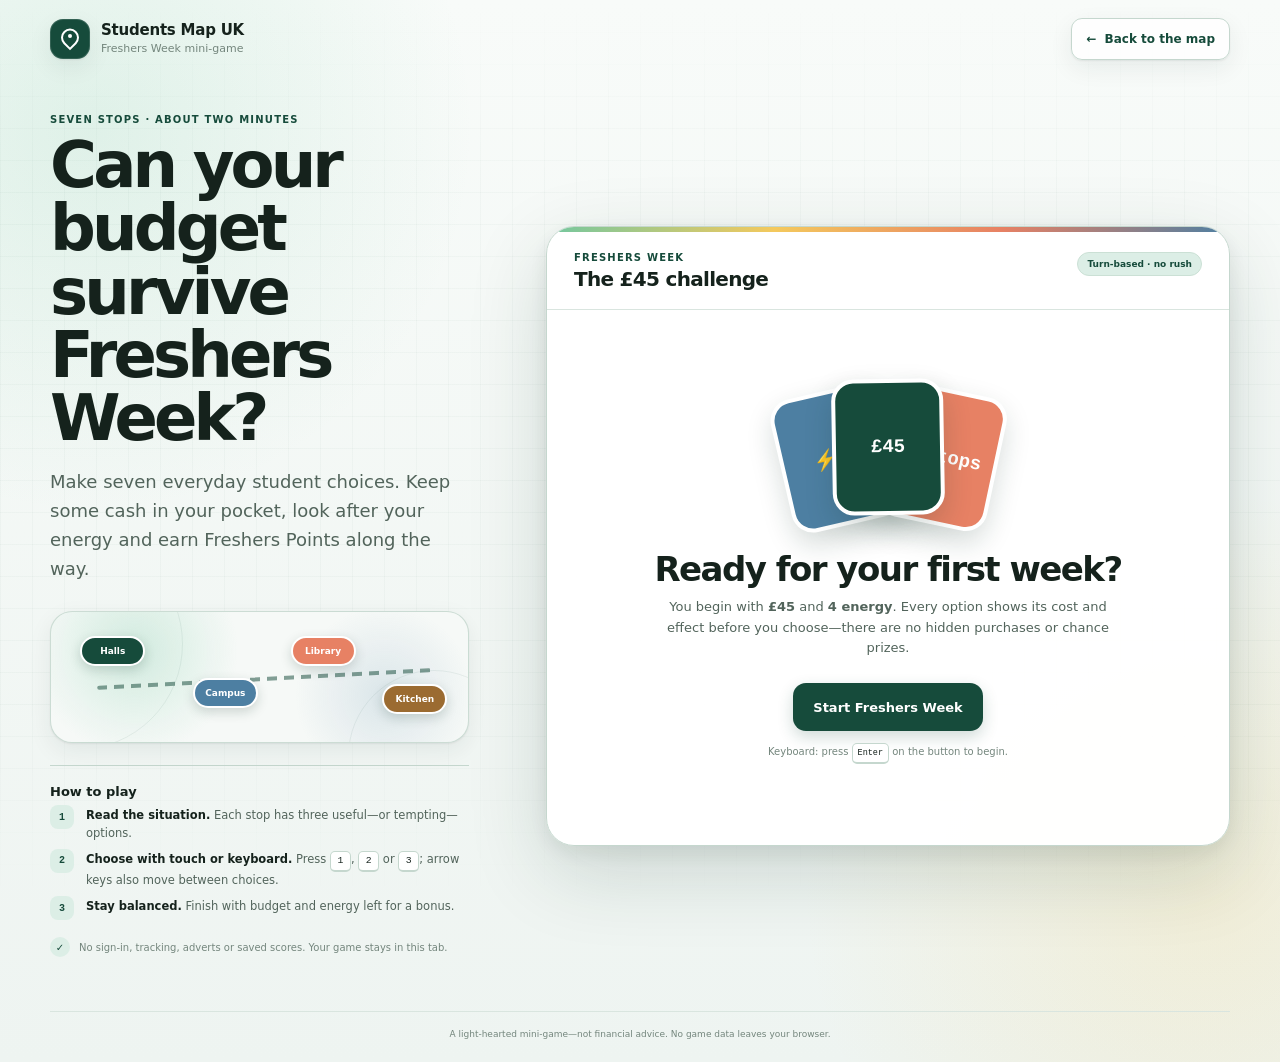
<file: web/game.html>
<!doctype html>
<html lang="en-GB">
<head>
  <meta charset="utf-8">
  <meta name="viewport" content="width=device-width, initial-scale=1">
  <meta name="theme-color" content="#f3f7f4">
  <meta name="description" content="Freshers Week: a quick, accessible student-life budget game from Students Map UK.">
  <title>Freshers Week — Students Map UK</title>
  <link rel="icon" href="favicon.svg" type="image/svg+xml">
  <link rel="stylesheet" href="game.css">
  <script defer src="game.js"></script>
</head>
<body>
  <a class="skip-link" href="#game">Skip to the game</a>

  <header class="site-header">
    <a class="brand" href="index.html" aria-label="Students Map UK home">
      <span class="brand-mark" aria-hidden="true"><span></span></span>
      <span class="brand-copy">
        <strong>Students Map UK</strong>
        <small>Freshers Week mini-game</small>
      </span>
    </a>
    <a class="back-link" href="index.html">
      <span aria-hidden="true">←</span>
      Back to the map
    </a>
  </header>

  <main class="page-shell">
    <section class="intro" aria-labelledby="page-title">
      <p class="eyebrow">Seven stops · about two minutes</p>
      <h1 id="page-title">Can your budget survive Freshers Week?</h1>
      <p class="lede">Make seven everyday student choices. Keep some cash in your pocket, look after your energy and earn Freshers Points along the way.</p>

      <div class="week-map" aria-hidden="true">
        <span class="route-line"></span>
        <span class="route-stop route-stop-a">Halls</span>
        <span class="route-stop route-stop-b">Campus</span>
        <span class="route-stop route-stop-c">Library</span>
        <span class="route-stop route-stop-d">Kitchen</span>
      </div>

      <div class="how-to-play">
        <h2>How to play</h2>
        <ol>
          <li><span>1</span><p><strong>Read the situation.</strong> Each stop has three useful—or tempting—options.</p></li>
          <li><span>2</span><p><strong>Choose with touch or keyboard.</strong> Press <kbd>1</kbd>, <kbd>2</kbd> or <kbd>3</kbd>; arrow keys also move between choices.</p></li>
          <li><span>3</span><p><strong>Stay balanced.</strong> Finish with budget and energy left for a bonus.</p></li>
        </ol>
      </div>

      <div class="privacy-note">
        <span aria-hidden="true">✓</span>
        <p>No sign-in, tracking, adverts or saved scores. Your game stays in this tab.</p>
      </div>
    </section>

    <section class="game-frame" id="game" aria-labelledby="game-title">
      <div class="game-topline">
        <div>
          <p class="game-kicker">Freshers Week</p>
          <h2 id="game-title">The £45 challenge</h2>
        </div>
        <span class="game-badge">Turn-based · no rush</span>
      </div>

      <section class="start-screen" id="start-screen">
        <div class="starter-pack" aria-hidden="true">
          <span class="pack-card pack-card-one">£45</span>
          <span class="pack-card pack-card-two">⚡ 4</span>
          <span class="pack-card pack-card-three">7 stops</span>
        </div>
        <h3>Ready for your first week?</h3>
        <p>You begin with <strong>£45</strong> and <strong>4 energy</strong>. Every option shows its cost and effect before you choose—there are no hidden purchases or chance prizes.</p>
        <button class="primary-button" id="start-button" type="button">Start Freshers Week</button>
        <p class="shortcut-hint">Keyboard: press <kbd>Enter</kbd> on the button to begin.</p>
      </section>

      <section class="play-screen" id="play-screen" hidden>
        <div class="stats" aria-label="Current game statistics">
          <div class="stat stat-budget">
            <span class="stat-icon" aria-hidden="true">£</span>
            <span><small>Budget</small><strong id="budget-value">£45</strong></span>
          </div>
          <div class="stat stat-energy">
            <span class="stat-icon" aria-hidden="true">⚡</span>
            <span><small>Energy</small><strong id="energy-value">4 / 6</strong></span>
          </div>
          <div class="stat stat-score">
            <span class="stat-icon" aria-hidden="true">★</span>
            <span><small>Freshers Points</small><strong id="score-value">0</strong></span>
          </div>
        </div>

        <div class="progress-wrap">
          <div class="progress-copy">
            <span id="progress-label">Stop 1 of 7</span>
            <span id="progress-percent">14%</span>
          </div>
          <div class="progress-track" role="progressbar" aria-labelledby="progress-label" aria-valuemin="0" aria-valuemax="7" aria-valuenow="1" id="progress-track">
            <span id="progress-fill"></span>
          </div>
          <ol class="progress-stops" id="progress-stops" aria-label="Freshers Week progress"></ol>
        </div>

        <article class="situation-card" id="situation-card">
          <div class="situation-meta">
            <span id="situation-place">Arrival day</span>
            <span id="situation-day">Monday</span>
          </div>
          <h3 id="situation-title" tabindex="-1">From station to halls</h3>
          <p id="situation-text"></p>

          <fieldset class="choices" id="choices-fieldset">
            <legend class="sr-only">Choose one option</legend>
            <div class="choice-list" id="choice-list"></div>
          </fieldset>

          <div class="feedback" id="feedback" role="status" aria-live="polite" hidden></div>
          <button class="continue-button" id="continue-button" type="button" hidden>Continue to the next stop <span aria-hidden="true">→</span></button>
        </article>

        <p class="controls-note"><strong>Keys:</strong> <kbd>1</kbd>–<kbd>3</kbd> choose · <kbd>←</kbd><kbd>→</kbd> move · <kbd>Enter</kbd> activate</p>
      </section>

      <section class="end-screen" id="end-screen" hidden aria-labelledby="result-title">
        <div class="result-burst" aria-hidden="true"><span>★</span></div>
        <p class="result-label">Week complete</p>
        <h3 id="result-title" tabindex="-1">Freshers Week finished!</h3>
        <p class="result-rank" id="result-rank"></p>

        <div class="final-score">
          <span>Final score</span>
          <strong id="final-score-value">0</strong>
          <small id="bonus-copy"></small>
        </div>

        <div class="final-stats">
          <div><small>Money left</small><strong id="final-budget">£0</strong></div>
          <div><small>Energy left</small><strong id="final-energy">0 / 6</strong></div>
          <div><small>Smart moves</small><strong id="final-moves">0</strong></div>
        </div>

        <div class="achievement-list" id="achievement-list" aria-label="Achievements"></div>

        <div class="end-actions">
          <button class="primary-button" id="restart-button" type="button">Play another week</button>
          <a class="secondary-link" href="index.html">Back to Students Map UK</a>
        </div>
        <p class="shortcut-hint">Press <kbd>R</kbd> to play again.</p>
      </section>
    </section>
  </main>

  <footer class="site-footer">
    <p>A light-hearted mini-game—not financial advice. No game data leaves your browser.</p>
  </footer>

  <noscript><div class="noscript">This mini-game needs JavaScript. You can still <a href="index.html">return to Students Map UK</a>.</div></noscript>
</body>
</html>
</file>
<file: web/game.css>
:root {
  color-scheme: light;
  --canvas: #eef4f1;
  --surface: #ffffff;
  --surface-soft: #f6f9f7;
  --surface-strong: #e4eee9;
  --ink: #15221c;
  --ink-soft: #52645b;
  --ink-faint: #74867d;
  --line: #d9e5df;
  --line-strong: #c5d7ce;
  --brand: #164b3b;
  --brand-deep: #0d362a;
  --brand-light: #dceee6;
  --mint: #72c7a0;
  --yellow: #f4c95d;
  --yellow-soft: #fff5d8;
  --coral: #e78164;
  --blue: #4d7fa2;
  --focus: #0876d1;
  --danger: #a34438;
  --shadow-sm: 0 1px 2px rgba(15, 48, 37, .07), 0 8px 24px rgba(15, 48, 37, .07);
  --shadow-lg: 0 26px 80px rgba(15, 48, 37, .16), 0 7px 22px rgba(15, 48, 37, .08);
  --sans: Inter, ui-sans-serif, system-ui, -apple-system, BlinkMacSystemFont, "Segoe UI", sans-serif;
  --mono: "SFMono-Regular", Consolas, "Liberation Mono", Menlo, monospace;
}

* { box-sizing: border-box; }

html { min-height: 100%; }

body {
  min-height: 100vh;
  min-height: 100dvh;
  margin: 0;
  background:
    radial-gradient(circle at 7% 12%, rgba(114, 199, 160, .18), transparent 24rem),
    radial-gradient(circle at 94% 84%, rgba(244, 201, 93, .18), transparent 25rem),
    linear-gradient(180deg, #f8fbf9 0, var(--canvas) 100%);
  color: var(--ink);
  font-family: var(--sans);
  -webkit-font-smoothing: antialiased;
  text-rendering: optimizeLegibility;
}

body::before {
  position: fixed;
  inset: 0;
  z-index: -1;
  background-image:
    linear-gradient(rgba(22, 75, 59, .026) 1px, transparent 1px),
    linear-gradient(90deg, rgba(22, 75, 59, .026) 1px, transparent 1px);
  background-size: 32px 32px;
  content: "";
  mask-image: linear-gradient(to bottom, transparent, #000 20%, #000 78%, transparent);
}

button, a { font: inherit; }
button { color: inherit; }
a { color: var(--brand); }

[hidden] { display: none !important; }

.sr-only {
  position: absolute !important;
  width: 1px !important;
  height: 1px !important;
  padding: 0 !important;
  margin: -1px !important;
  overflow: hidden !important;
  clip: rect(0, 0, 0, 0) !important;
  white-space: nowrap !important;
  border: 0 !important;
}

.skip-link {
  position: fixed;
  left: 18px;
  top: -80px;
  z-index: 100;
  border-radius: 9px;
  background: var(--ink);
  color: #fff;
  padding: 11px 15px;
  font-weight: 750;
  text-decoration: none;
  transition: top .15s ease;
}

.skip-link:focus { top: 14px; }

.site-header {
  display: flex;
  align-items: center;
  justify-content: space-between;
  gap: 20px;
  width: min(1180px, calc(100% - 40px));
  min-height: 78px;
  margin: 0 auto;
  padding: 12px 0;
}

.brand {
  display: inline-flex;
  align-items: center;
  gap: 11px;
  width: fit-content;
  color: var(--ink);
  text-decoration: none;
}

.brand-mark {
  position: relative;
  display: inline-grid;
  place-items: center;
  width: 40px;
  height: 40px;
  border-radius: 13px;
  background: var(--brand);
  box-shadow: inset 0 0 0 1px rgba(255, 255, 255, .13), var(--shadow-sm);
}

.brand-mark::before {
  width: 14px;
  height: 14px;
  border: 2px solid #fff;
  border-radius: 50% 50% 50% 0;
  content: "";
  transform: rotate(-45deg) translate(1px, -1px);
}

.brand-mark span {
  position: absolute;
  width: 4px;
  height: 4px;
  border-radius: 50%;
  background: #fff;
  transform: translateY(-3px);
}

.brand-copy { display: flex; flex-direction: column; line-height: 1.12; }
.brand-copy strong { font-size: 15px; letter-spacing: -.015em; }
.brand-copy small { margin-top: 4px; color: var(--ink-faint); font-size: 11px; }

.back-link {
  display: inline-flex;
  align-items: center;
  gap: 8px;
  min-height: 42px;
  border: 1px solid var(--line-strong);
  border-radius: 11px;
  background: rgba(255, 255, 255, .8);
  padding: 0 14px;
  font-size: 12px;
  font-weight: 750;
  text-decoration: none;
  box-shadow: var(--shadow-sm);
}

.back-link:hover { background: var(--surface); border-color: #a8c4b6; }

.page-shell {
  display: grid;
  grid-template-columns: minmax(280px, .76fr) minmax(520px, 1.24fr);
  align-items: center;
  gap: clamp(34px, 6vw, 82px);
  width: min(1180px, calc(100% - 40px));
  min-height: calc(100dvh - 136px);
  margin: 0 auto;
  padding: 36px 0 54px;
}

.intro { min-width: 0; }

.eyebrow, .game-kicker, .result-label {
  margin: 0;
  color: var(--brand);
  font-size: 10px;
  font-weight: 850;
  letter-spacing: .12em;
  text-transform: uppercase;
}

.intro h1 {
  max-width: 610px;
  margin: 9px 0 16px;
  font-size: clamp(38px, 5vw, 68px);
  line-height: .99;
  letter-spacing: -.06em;
}

.lede {
  max-width: 590px;
  margin: 0;
  color: var(--ink-soft);
  font-size: clamp(15px, 1.5vw, 18px);
  line-height: 1.62;
}

.week-map {
  position: relative;
  height: 132px;
  max-width: 530px;
  margin: 28px 0 22px;
  overflow: hidden;
  border: 1px solid rgba(197, 215, 206, .85);
  border-radius: 22px;
  background:
    radial-gradient(circle at 20% 30%, rgba(114, 199, 160, .28), transparent 30%),
    radial-gradient(circle at 80% 64%, rgba(77, 127, 162, .16), transparent 26%),
    var(--surface-soft);
  box-shadow: var(--shadow-sm);
}

.week-map::before,
.week-map::after {
  position: absolute;
  border: 1px solid rgba(22, 75, 59, .07);
  border-radius: 50%;
  content: "";
}

.week-map::before { width: 210px; height: 210px; left: -80px; top: -74px; }
.week-map::after { width: 170px; height: 170px; right: -52px; bottom: -100px; }

.route-line {
  position: absolute;
  left: 11%;
  right: 9%;
  top: 65px;
  height: 4px;
  border-radius: 99px;
  background: repeating-linear-gradient(90deg, var(--brand) 0 10px, transparent 10px 17px);
  opacity: .52;
  transform: rotate(-3deg);
}

.route-stop {
  position: absolute;
  display: grid;
  place-items: center;
  min-width: 65px;
  height: 30px;
  border: 2px solid #fff;
  border-radius: 999px;
  background: var(--brand);
  color: #fff;
  font-size: 9px;
  font-weight: 800;
  box-shadow: 0 4px 12px rgba(15, 48, 37, .18);
}

.route-stop-a { left: 7%; top: 24px; }
.route-stop-b { left: 34%; top: 66px; background: var(--blue); }
.route-stop-c { right: 27%; top: 24px; background: var(--coral); }
.route-stop-d { right: 5%; top: 72px; background: #9b6b31; }

.how-to-play {
  max-width: 560px;
  border-top: 1px solid var(--line-strong);
  padding-top: 18px;
}

.how-to-play h2 { margin: 0 0 6px; font-size: 13px; }
.how-to-play ol { display: grid; gap: 5px; margin: 0; padding: 0; list-style: none; }
.how-to-play li { display: grid; grid-template-columns: 27px 1fr; gap: 9px; align-items: start; }
.how-to-play li > span {
  display: grid;
  place-items: center;
  width: 24px;
  height: 24px;
  border-radius: 8px;
  background: var(--brand-light);
  color: var(--brand);
  font-family: var(--mono);
  font-size: 10px;
  font-weight: 800;
}
.how-to-play p { margin: 2px 0; color: var(--ink-soft); font-size: 11.5px; line-height: 1.5; }
.how-to-play strong { color: var(--ink); }

kbd {
  display: inline-grid;
  min-width: 21px;
  min-height: 21px;
  place-items: center;
  border: 1px solid var(--line-strong);
  border-bottom-width: 2px;
  border-radius: 5px;
  background: var(--surface);
  color: var(--ink);
  padding: 1px 5px;
  font-family: var(--mono);
  font-size: .85em;
  line-height: 1;
}

.privacy-note {
  display: flex;
  align-items: center;
  gap: 9px;
  max-width: 560px;
  margin-top: 17px;
  color: var(--ink-faint);
  font-size: 10px;
}

.privacy-note span {
  display: grid;
  flex: 0 0 auto;
  width: 20px;
  height: 20px;
  place-items: center;
  border-radius: 50%;
  background: var(--brand-light);
  color: var(--brand);
  font-weight: 900;
}

.privacy-note p { margin: 0; }

.game-frame {
  position: relative;
  width: 100%;
  min-height: 620px;
  overflow: hidden;
  border: 1px solid var(--line-strong);
  border-radius: 28px;
  background: rgba(255, 255, 255, .96);
  box-shadow: var(--shadow-lg);
}

.game-frame::before {
  position: absolute;
  inset: 0 0 auto;
  height: 5px;
  background: linear-gradient(90deg, var(--mint), var(--yellow), var(--coral), var(--blue));
  content: "";
}

.game-topline {
  display: flex;
  align-items: flex-start;
  justify-content: space-between;
  gap: 16px;
  border-bottom: 1px solid var(--line);
  padding: 25px 27px 18px;
}

.game-topline h2 { margin: 4px 0 0; font-size: 20px; letter-spacing: -.035em; }

.game-badge {
  border: 1px solid #cbe0d5;
  border-radius: 999px;
  background: var(--brand-light);
  color: var(--brand);
  padding: 6px 9px;
  font-size: 9px;
  font-weight: 800;
  white-space: nowrap;
}

.start-screen,
.end-screen {
  display: flex;
  min-height: 520px;
  flex-direction: column;
  align-items: center;
  justify-content: center;
  padding: 42px 32px 38px;
  text-align: center;
}

.starter-pack {
  position: relative;
  width: 220px;
  height: 146px;
  margin-bottom: 12px;
}

.pack-card {
  position: absolute;
  display: grid;
  width: 112px;
  height: 136px;
  place-items: center;
  border: 4px solid var(--surface);
  border-radius: 22px;
  color: #fff;
  font-family: var(--mono);
  font-size: 19px;
  font-weight: 800;
  box-shadow: 0 12px 28px rgba(15, 48, 37, .18);
}

.pack-card-one { left: 54px; z-index: 3; background: var(--brand); transform: rotate(-1deg); }
.pack-card-two { left: 2px; top: 11px; z-index: 1; background: var(--blue); transform: rotate(-13deg); }
.pack-card-three { right: 0; top: 10px; z-index: 2; background: var(--coral); transform: rotate(12deg); }

.start-screen h3,
.end-screen h3 { margin: 12px 0 8px; font-size: clamp(25px, 3vw, 34px); letter-spacing: -.045em; }
.start-screen > p { max-width: 470px; margin: 0; color: var(--ink-soft); font-size: 13px; line-height: 1.6; }

.primary-button,
.continue-button {
  min-height: 48px;
  border: 0;
  border-radius: 13px;
  background: var(--brand);
  color: #fff;
  padding: 0 20px;
  cursor: pointer;
  font-size: 13px;
  font-weight: 800;
  box-shadow: 0 6px 16px rgba(22, 75, 59, .2);
  transition: transform .16s ease, background .16s ease, box-shadow .16s ease;
}

.start-screen .primary-button { margin-top: 24px; }
.primary-button:hover, .continue-button:hover { background: var(--brand-deep); transform: translateY(-1px); box-shadow: 0 9px 20px rgba(22, 75, 59, .24); }
.primary-button:active, .continue-button:active { transform: translateY(1px); }

.shortcut-hint { margin-top: 12px !important; color: var(--ink-faint) !important; font-size: 10px !important; }

.play-screen { padding: 19px 25px 25px; }

.stats {
  display: grid;
  grid-template-columns: repeat(3, 1fr);
  gap: 8px;
}

.stat {
  display: flex;
  align-items: center;
  gap: 9px;
  min-width: 0;
  border: 1px solid var(--line);
  border-radius: 13px;
  background: var(--surface-soft);
  padding: 10px;
}

.stat-icon {
  display: grid;
  flex: 0 0 auto;
  width: 31px;
  height: 31px;
  place-items: center;
  border-radius: 9px;
  background: var(--brand-light);
  color: var(--brand);
  font-family: var(--mono);
  font-size: 14px;
  font-weight: 900;
}

.stat-energy .stat-icon { background: var(--yellow-soft); color: #8a6100; }
.stat-score .stat-icon { background: #e3edf5; color: #2e6388; }
.stat span:last-child { min-width: 0; }
.stat small { display: block; overflow: hidden; color: var(--ink-faint); font-size: 8px; font-weight: 750; letter-spacing: .05em; text-overflow: ellipsis; text-transform: uppercase; white-space: nowrap; }
.stat strong { display: block; margin-top: 2px; font-family: var(--mono); font-size: 14px; font-variant-numeric: tabular-nums; }

.progress-wrap { margin: 16px 2px 18px; }
.progress-copy { display: flex; justify-content: space-between; margin-bottom: 6px; color: var(--ink-soft); font-size: 9px; font-weight: 750; }
.progress-track { height: 7px; overflow: hidden; border-radius: 99px; background: var(--surface-strong); }
.progress-track > span { display: block; width: 14.285%; height: 100%; border-radius: inherit; background: linear-gradient(90deg, var(--brand), var(--mint)); transition: width .35s ease; }
.progress-stops { display: flex; justify-content: space-between; margin: 6px 0 0; padding: 0; list-style: none; }
.progress-stops li { width: 8px; height: 8px; border: 2px solid var(--surface); border-radius: 50%; background: var(--line-strong); box-shadow: 0 0 0 1px var(--line); }
.progress-stops li.is-complete { background: var(--brand); }
.progress-stops li.is-current { background: var(--yellow); box-shadow: 0 0 0 2px rgba(244, 201, 93, .28); }

.situation-card {
  border: 1px solid var(--line-strong);
  border-radius: 20px;
  background: var(--surface);
  padding: 20px;
  box-shadow: var(--shadow-sm);
  animation: card-in .28s ease both;
}

@keyframes card-in {
  from { opacity: 0; transform: translateY(7px); }
  to { opacity: 1; transform: translateY(0); }
}

.situation-meta { display: flex; align-items: center; justify-content: space-between; gap: 12px; color: var(--brand); font-size: 9px; font-weight: 800; letter-spacing: .07em; text-transform: uppercase; }
.situation-meta span:last-child { color: var(--ink-faint); }
.situation-card h3 { margin: 7px 0 6px; font-size: 22px; line-height: 1.14; letter-spacing: -.038em; }
.situation-card > p { margin: 0; color: var(--ink-soft); font-size: 11.5px; line-height: 1.55; }

.choices { min-width: 0; margin: 16px 0 0; padding: 0; border: 0; }
.choice-list { display: grid; gap: 8px; }

.choice-button {
  display: grid;
  grid-template-columns: 31px minmax(0, 1fr) auto;
  align-items: center;
  gap: 10px;
  width: 100%;
  min-height: 61px;
  border: 1px solid var(--line);
  border-radius: 13px;
  background: var(--surface-soft);
  padding: 8px 10px;
  color: var(--ink);
  cursor: pointer;
  text-align: left;
  transition: border-color .14s ease, background .14s ease, transform .14s ease;
}

.choice-button:hover { border-color: #9ebead; background: #f0f7f3; transform: translateX(2px); }
.choice-button[aria-disabled="true"] { border-style: dashed; opacity: .57; }
.choice-button.is-chosen { border-color: var(--brand); background: var(--brand-light); }
.choice-key { display: grid; width: 29px; height: 29px; place-items: center; border: 1px solid var(--line-strong); border-radius: 8px; background: var(--surface); color: var(--brand); font-family: var(--mono); font-size: 11px; font-weight: 850; box-shadow: 0 2px 0 var(--line-strong); }
.choice-copy { min-width: 0; }
.choice-copy strong { display: block; font-size: 11.5px; }
.choice-copy small { display: block; margin-top: 3px; overflow: hidden; color: var(--ink-soft); font-size: 9px; line-height: 1.35; text-overflow: ellipsis; white-space: nowrap; }
.choice-effects { display: flex; flex-wrap: wrap; justify-content: flex-end; gap: 4px; max-width: 150px; }
.effect { border-radius: 999px; background: var(--surface); color: var(--ink-soft); padding: 4px 6px; font-family: var(--mono); font-size: 7.5px; font-weight: 750; white-space: nowrap; }
.effect-good { background: #dff2e8; color: #176043; }
.effect-cost { background: #fff0e8; color: #8a452c; }

.feedback {
  margin-top: 12px;
  border: 1px solid #c7dfd3;
  border-radius: 12px;
  background: #edf8f2;
  color: #255744;
  padding: 10px 12px;
  font-size: 10.5px;
  line-height: 1.45;
}

.feedback.is-warning { border-color: #ecd5a1; background: var(--yellow-soft); color: #714e0b; }

.continue-button { display: flex; align-items: center; justify-content: center; gap: 8px; width: 100%; margin-top: 10px; min-height: 44px; font-size: 11px; }
.continue-button span { font-size: 16px; }
.controls-note { margin: 12px 0 0; color: var(--ink-faint); font-size: 9px; text-align: center; }

.result-burst {
  position: relative;
  display: grid;
  width: 92px;
  height: 92px;
  place-items: center;
  margin-bottom: 11px;
  border-radius: 50%;
  background: var(--yellow-soft);
  color: #8c6407;
  font-size: 34px;
  box-shadow: 0 0 0 12px rgba(244, 201, 93, .16);
  animation: result-pop .38s ease both;
}

.result-burst::before,
.result-burst::after { position: absolute; color: var(--coral); content: "✦"; font-size: 15px; }
.result-burst::before { left: -17px; top: 5px; }
.result-burst::after { right: -20px; bottom: 7px; color: var(--blue); }

@keyframes result-pop {
  from { opacity: 0; transform: scale(.72) rotate(-8deg); }
  to { opacity: 1; transform: scale(1) rotate(0); }
}

.result-rank { margin: 0; color: var(--ink-soft); font-size: 13px; }
.result-rank strong { color: var(--brand); }

.final-score { display: grid; margin: 18px 0 13px; }
.final-score span { color: var(--ink-faint); font-size: 9px; font-weight: 800; letter-spacing: .08em; text-transform: uppercase; }
.final-score strong { margin: 3px 0; font-family: var(--mono); font-size: 54px; line-height: 1; letter-spacing: -.06em; }
.final-score small { color: var(--ink-soft); font-size: 9px; }

.final-stats { display: grid; grid-template-columns: repeat(3, 1fr); width: min(100%, 430px); overflow: hidden; border: 1px solid var(--line); border-radius: 13px; background: var(--surface-soft); }
.final-stats div { padding: 10px; border-left: 1px solid var(--line); }
.final-stats div:first-child { border-left: 0; }
.final-stats small { display: block; color: var(--ink-faint); font-size: 8px; }
.final-stats strong { display: block; margin-top: 3px; font-family: var(--mono); font-size: 13px; }

.achievement-list { display: flex; flex-wrap: wrap; justify-content: center; gap: 6px; max-width: 470px; margin: 15px 0 1px; }
.achievement { border: 1px solid var(--line); border-radius: 999px; background: var(--surface-soft); color: var(--ink-soft); padding: 6px 9px; font-size: 9px; font-weight: 700; }
.achievement span { margin-right: 4px; }

.end-actions { display: flex; align-items: center; justify-content: center; gap: 9px; margin-top: 19px; }
.secondary-link { display: inline-flex; min-height: 48px; align-items: center; justify-content: center; border: 1px solid var(--line-strong); border-radius: 13px; background: var(--surface-soft); padding: 0 17px; font-size: 12px; font-weight: 800; text-decoration: none; }
.secondary-link:hover { background: var(--brand-light); border-color: #a8c4b6; }

.site-footer { width: min(1180px, calc(100% - 40px)); margin: 0 auto; border-top: 1px solid var(--line); padding: 17px 0 23px; color: var(--ink-faint); font-size: 9px; text-align: center; }
.site-footer p { margin: 0; }

.noscript { position: fixed; inset: 20px; z-index: 200; display: grid; place-items: center; border: 1px solid var(--line); border-radius: 20px; background: #fff; padding: 25px; text-align: center; box-shadow: var(--shadow-lg); }

button:focus-visible,
a:focus-visible,
[tabindex="-1"]:focus-visible {
  outline: 3px solid rgba(8, 118, 209, .42);
  outline-offset: 3px;
}

@media (max-width: 960px) {
  .page-shell { grid-template-columns: 1fr; gap: 32px; max-width: 720px; padding-top: 22px; }
  .intro { text-align: center; }
  .intro h1, .lede, .week-map, .how-to-play, .privacy-note { margin-right: auto; margin-left: auto; }
  .how-to-play { text-align: left; }
  .privacy-note { justify-content: center; }
  .game-frame { min-height: 590px; }
}

@media (max-width: 620px) {
  .site-header { width: min(100% - 24px, 1180px); min-height: 68px; }
  .brand-mark { width: 35px; height: 35px; border-radius: 11px; }
  .brand-copy strong { font-size: 13px; }
  .brand-copy small { display: none; }
  .back-link { min-height: 40px; padding: 0 10px; font-size: 10px; }
  .page-shell { width: min(100% - 20px, 720px); padding-top: 15px; }
  .intro h1 { font-size: clamp(36px, 12vw, 51px); }
  .lede { font-size: 14px; }
  .week-map { height: 116px; margin-top: 22px; }
  .route-stop { min-width: 59px; font-size: 8px; }
  .game-frame { min-height: 0; border-radius: 21px; }
  .game-topline { padding: 21px 18px 15px; }
  .game-topline h2 { font-size: 18px; }
  .game-badge { padding: 5px 7px; font-size: 8px; }
  .start-screen, .end-screen { min-height: 500px; padding: 35px 17px 30px; }
  .starter-pack { transform: scale(.88); margin-top: -7px; margin-bottom: -1px; }
  .play-screen { padding: 14px 12px 18px; }
  .stats { gap: 5px; }
  .stat { gap: 6px; padding: 7px; }
  .stat-icon { width: 27px; height: 27px; font-size: 12px; }
  .stat small { font-size: 6.8px; }
  .stat strong { font-size: 11px; }
  .situation-card { padding: 16px 12px; border-radius: 16px; }
  .situation-card h3 { font-size: 20px; }
  .choice-button { grid-template-columns: 29px minmax(0, 1fr); min-height: 72px; padding: 8px; }
  .choice-effects { grid-column: 2; justify-content: flex-start; max-width: none; margin-top: -3px; }
  .choice-copy small { white-space: normal; }
  .effect { font-size: 7px; }
  .controls-note { display: none; }
  .end-actions { flex-direction: column; width: 100%; }
  .end-actions > * { width: min(100%, 310px); }
}

@media (max-width: 380px) {
  .game-badge { display: none; }
  .stat-icon { display: none; }
  .stat { justify-content: center; text-align: center; }
  .week-map { display: none; }
  .final-stats { grid-template-columns: 1fr; }
  .final-stats div { border-top: 1px solid var(--line); border-left: 0; }
  .final-stats div:first-child { border-top: 0; }
}

@media (prefers-reduced-motion: reduce) {
  *, *::before, *::after {
    scroll-behavior: auto !important;
    animation-duration: .01ms !important;
    animation-iteration-count: 1 !important;
    transition-duration: .01ms !important;
  }
}

@media (prefers-contrast: more) {
  :root { --line: #9bab9f; --line-strong: #788c80; --ink-soft: #35473e; --ink-faint: #43574d; }
  .choice-button, .stat, .game-frame { border-width: 2px; }
}
</file>
